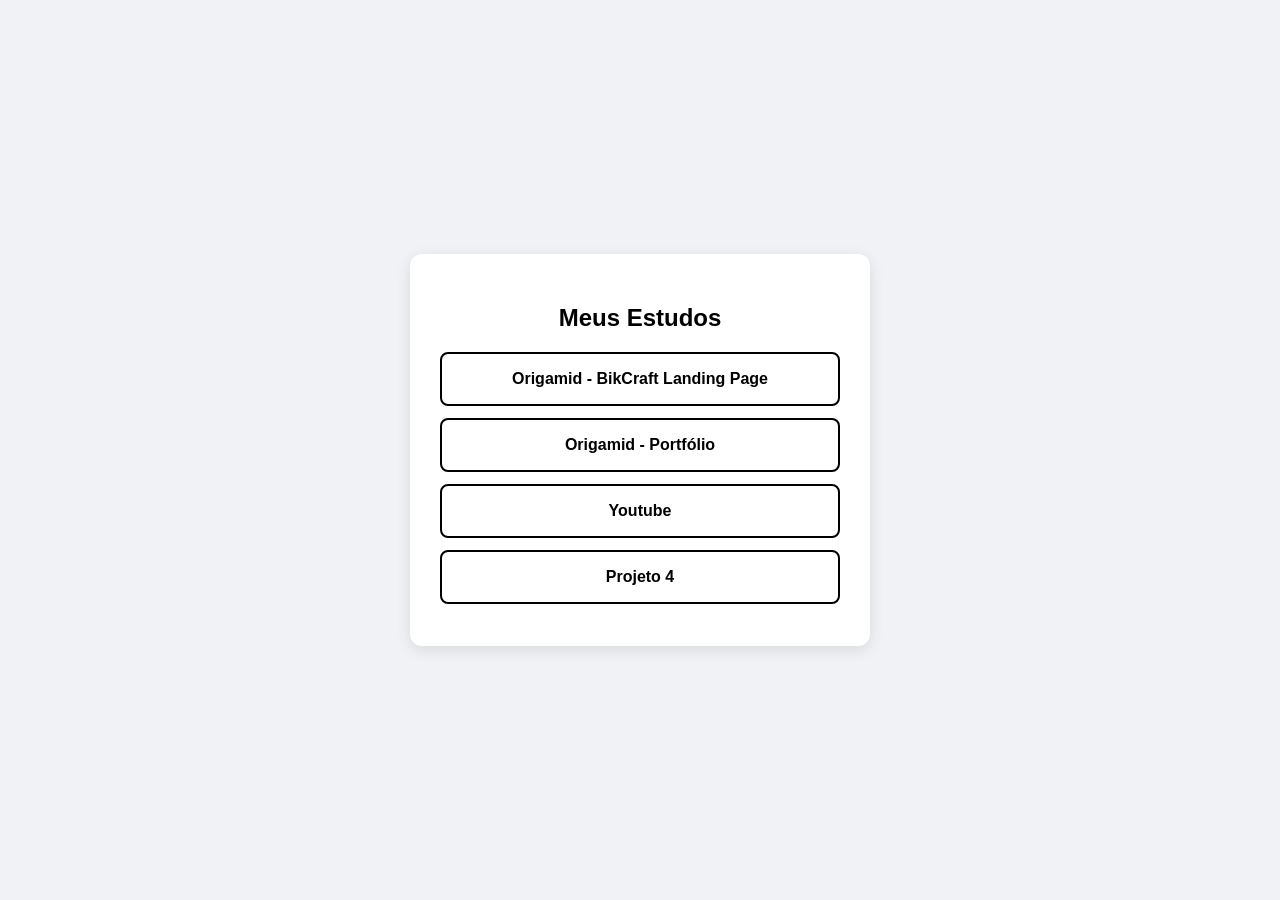
<file: index.html>
<!doctype html>
<html lang="pt-br">
  <head>
    <meta charset="UTF-8" />
    <meta name="viewport" content="width=device-width, initial-scale=1.0" />
    <title>Estudos Web Links</title>
    <style>
      body {
        display: flex;
        justify-content: center;
        align-items: center;
        min-height: 100vh;
        font-family: sans-serif;
        background-color: #f0f2f5;
        margin: 0;
      }

      .card {
        background-color: white;
        padding: 30px;
        width: 100%;
        max-width: 400px;
        border-radius: 12px;
        box-shadow: 0 4px 15px rgba(0, 0, 0, 0.1);
        text-align: center;
      }

      h2 {
        color: #000;
        margin-bottom: 20px;
      }

      a {
        display: block;
        text-decoration: none;
        padding: 1rem 2rem;
        margin-bottom: 12px;
        background-color: #ffffff;
        color: #000;
        border: 2px solid #000;
        border-radius: 8px;
        font-weight: bold;
        transition: 0.3s;
      }

      a:hover {
        background-color: #000;
        color: white;
      }
    </style>
  </head>
  <body>
    <main class="card">
      <h2>Meus Estudos</h2>

      <a href="./origamid/bikcarft-landing-page/index.html" target="_blank">Origamid - BikCraft Landing Page</a>
      <a href="./origamid/portifolio/index.html" target="_blank">Origamid - Portfólio</a>
      <a href="./youtube-clone/index.html" target="_blank">Youtube</a>
      <a href="#" target="_blank">Projeto 4</a>
    </main>
  </body>
</html>
</file>
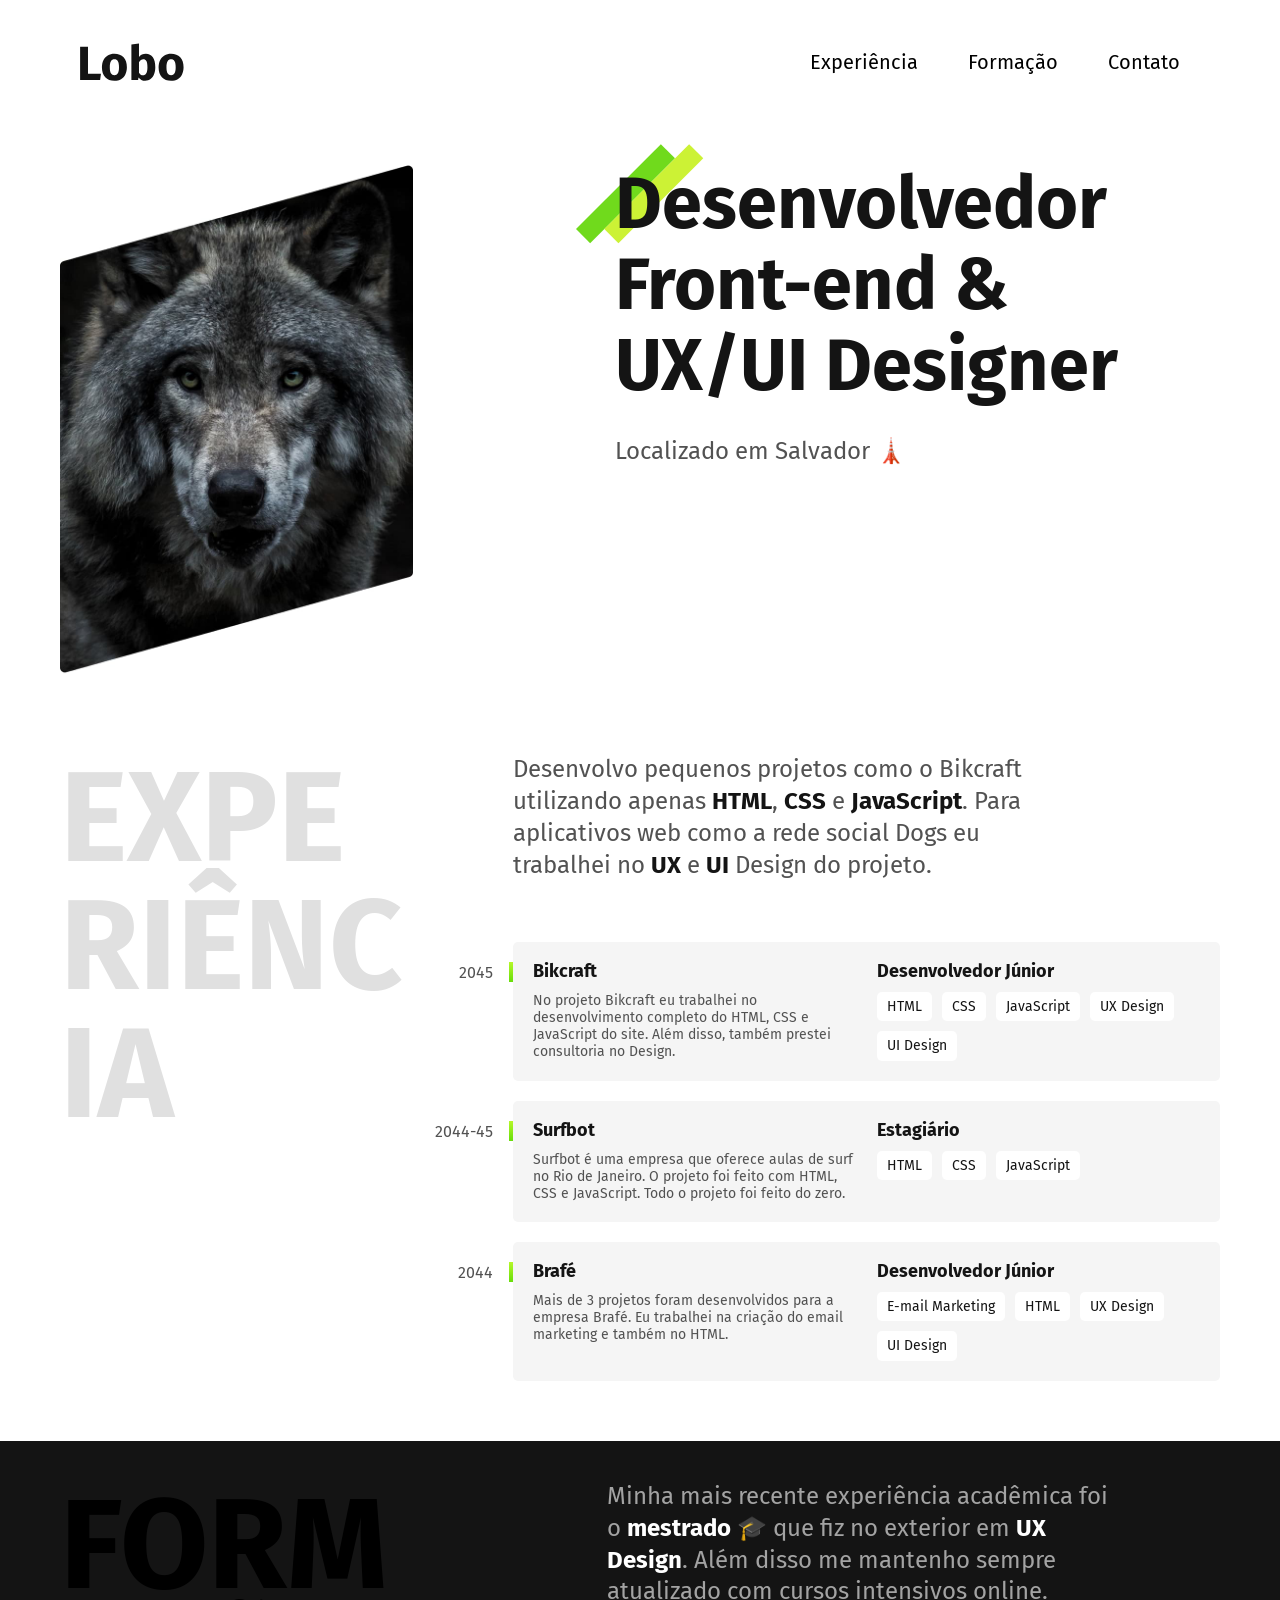
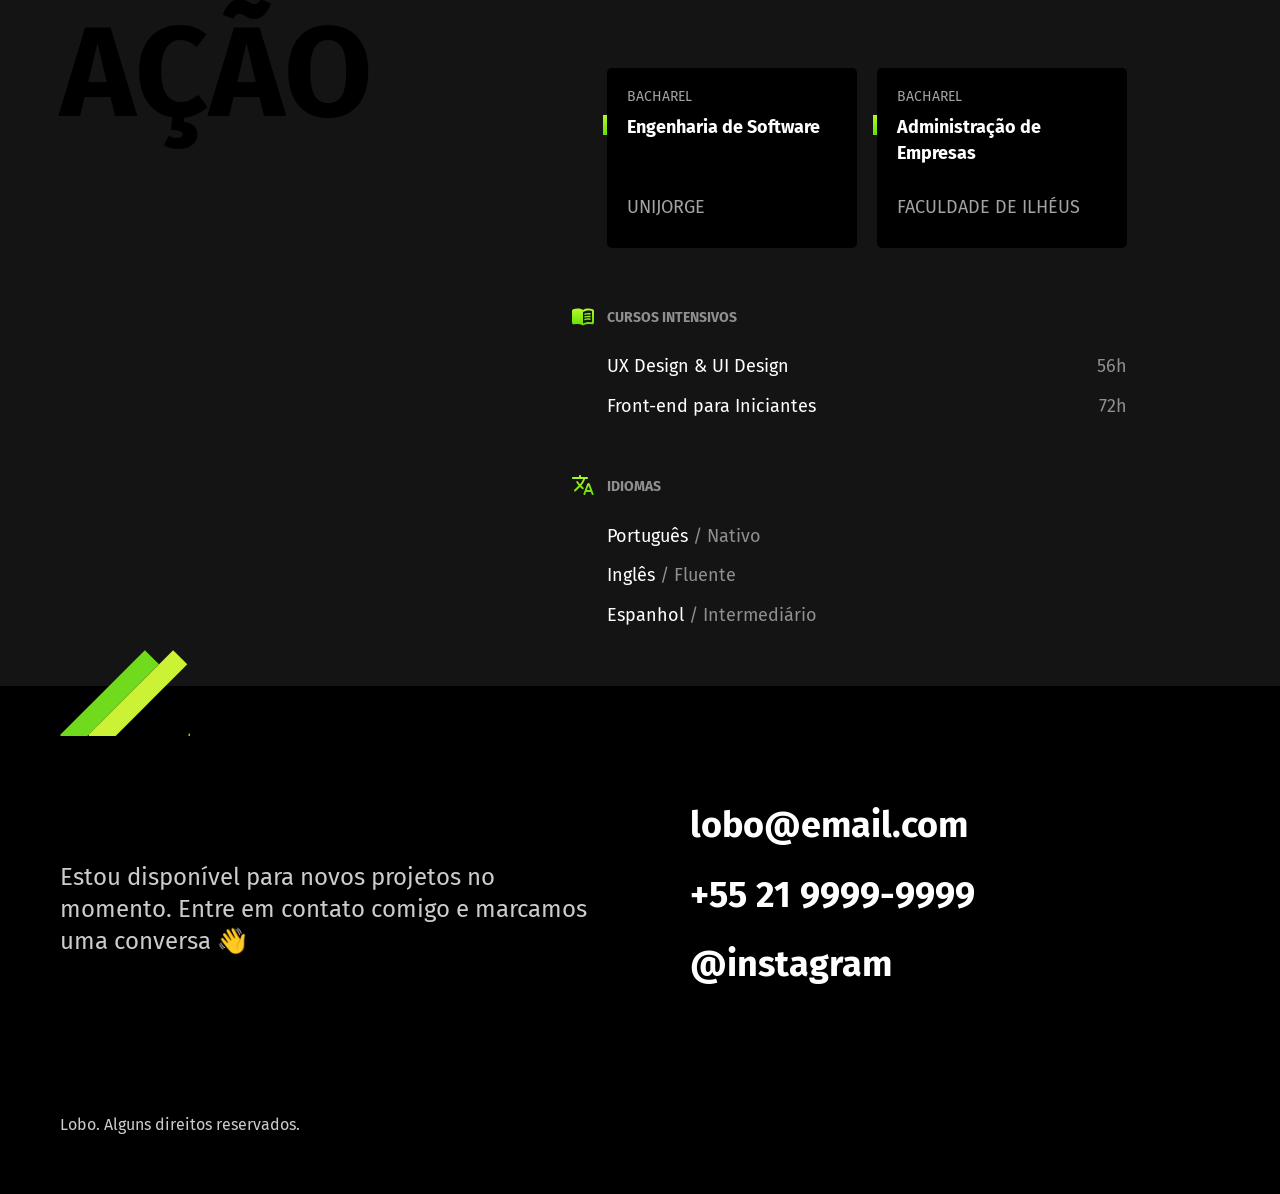
<file: origamid-portifolio/index.html>
<!doctype html>
<html lang="pt-br">
  <head>
    <meta charset="UTF-8" />
    <meta name="viewport" content="width=device-width, initial-scale=1.0" />
    <link rel="preconnect" href="https://fonts.googleapis.com" />
    <link rel="preconnect" href="https://fonts.gstatic.com" crossorigin />
    <link
      href="https://fonts.googleapis.com/css2?family=Fira+Sans:ital,wght@0,100;0,200;0,300;0,400;0,500;0,600;0,700;0,800;0,900;1,100;1,200;1,300;1,400;1,500;1,600;1,700;1,800;1,900&display=swap"
      rel="stylesheet"
    />
    <link rel="stylesheet" href="./css/style.css" />
    <title>Lobo Desenvolvedor e Desig</title>
  </head>
  <body>
    <header class="header">
      <img src="./img/marca.svg" alt="logomarca lobo" class="logo" />
      <nav>
        <ul class="header-menu">
          <li><a href="#experiencia">Experiência</a></li>
          <li><a href="#formacao">Formação</a></li>
          <li><a href="#contato">Contato</a></li>
        </ul>
      </nav>
    </header>

    <main class="introducao">
      <img src="./img/perfil.jpg" alt="Foto de Lobo cinza" class="foto-perfil" />
      <div>
        <h1>
          Desenvolvedor <br />
          Front-end & <br />UX/UI Designer
        </h1>
        <p>Localizado em Salvador 🗼</p>
      </div>
    </main>

    <section id="experiencia" aria-label="experiências" class="experiencia">
      <h2 class="subtitulo">Experiência</h2>
      <div>
        <p class="experiencia-texto">
          Desenvolvo pequenos projetos como o Bikcraft utilizando apenas <strong>HTML</strong>, <strong>CSS</strong> e <strong>JavaScript</strong>. Para aplicativos web como a rede social Dogs eu
          trabalhei no <strong>UX</strong> e <strong>UI</strong> Design do projeto.
        </p>

        <div class="empresa">
          <span class="empresa-ano">2045</span>
          <h3 class="empresa-titulo">Bikcraft</h3>
          <span class="empresa-titulo">Desenvolvedor Júnior</span>
          <p class="empresa-texto">No projeto Bikcraft eu trabalhei no desenvolvimento completo do HTML, CSS e JavaScript do site. Além disso, também prestei consultoria no Design.</p>
          <ul class="empresa-habilidades">
            <li>HTML</li>
            <li>CSS</li>
            <li>JavaScript</li>
            <li>UX Design</li>
            <li>UI Design</li>
          </ul>
        </div>

        <div class="empresa">
          <span class="empresa-ano">2044-45</span>
          <h3 class="empresa-titulo">Surfbot</h3>
          <span class="empresa-titulo">Estagiário</span>
          <p class="empresa-texto">Surfbot é uma empresa que oferece aulas de surf no Rio de Janeiro. O projeto foi feito com HTML, CSS e JavaScript. Todo o projeto foi feito do zero.</p>
          <ul class="empresa-habilidades">
            <li>HTML</li>
            <li>CSS</li>
            <li>JavaScript</li>
          </ul>
        </div>

        <div class="empresa">
          <span class="empresa-ano">2044</span>
          <h3 class="empresa-titulo">Brafé</h3>
          <span class="empresa-titulo">Desenvolvedor Júnior</span>
          <p class="empresa-texto">Mais de 3 projetos foram desenvolvidos para a empresa Brafé. Eu trabalhei na criação do email marketing e também no HTML.</p>
          <ul class="empresa-habilidades">
            <li>E-mail Marketing</li>
            <li>HTML</li>
            <li>UX Design</li>
            <li>UI Design</li>
          </ul>
        </div>
      </div>
    </section>

    <section id="formacao" aria-label="formação" class="formacao">
      <div class="formacao-container">
        <h2 class="subtitulo">Formação</h2>
        <div>
          <p class="formacao-texto">
            Minha mais recente experiência acadêmica foi o <strong>mestrado</strong> 🎓 que fiz no exterior em <strong>UX Design</strong>. Além disso me mantenho sempre atualizado com cursos
            intensivos online.
          </p>

          <ul class="faculdade-lista">
            <li class="faculdade-item">
              <span class="faculdade-tipo">Bacharel</span>
              <h3 class="faculdade-curso">Engenharia de Software</h3>
              <span class="faculdade-instituicao">Unijorge</span>
            </li>

            <li class="faculdade-item">
              <span class="faculdade-tipo">Bacharel</span>
              <h3 class="faculdade-curso">Administração de Empresas</h3>
              <span class="faculdade-instituicao">Faculdade de Ilhéus</span>
            </li>
          </ul>

          <div class="formacao-extra">
            <div class="cursos">
              <h3>Cursos Intensivos</h3>
              <ul>
                <li>UX Design & UI Design <span>56h</span></li>
                <li>Front-end para Iniciantes <span>72h</span></li>
              </ul>
            </div>

            <div class="idiomas">
              <h3>Idiomas</h3>
              <ul>
                <li>Português <span>/ Nativo</span></li>
                <li>Inglês <span>/ Fluente</span></li>
                <li>Espanhol <span>/ Intermediário</span></li>
              </ul>
            </div>
          </div>
        </div>
      </div>
    </section>

    <footer class="footer" id="footer">
      <div class="footer-container">
        <p class="footer-texto">Estou disponível para novos projetos no momento. Entre em contato comigo e marcamos uma conversa 👋</p>

        <ul class="footer-contato">
          <li>lobo@email.com</li>
          <li>+55 21 9999-9999</li>
          <li>@instagram</li>
        </ul>
        <p class="footer-copyright">Lobo. Alguns direitos reservados.</p>
      </div>
    </footer>
  </body>
</html>
</file>
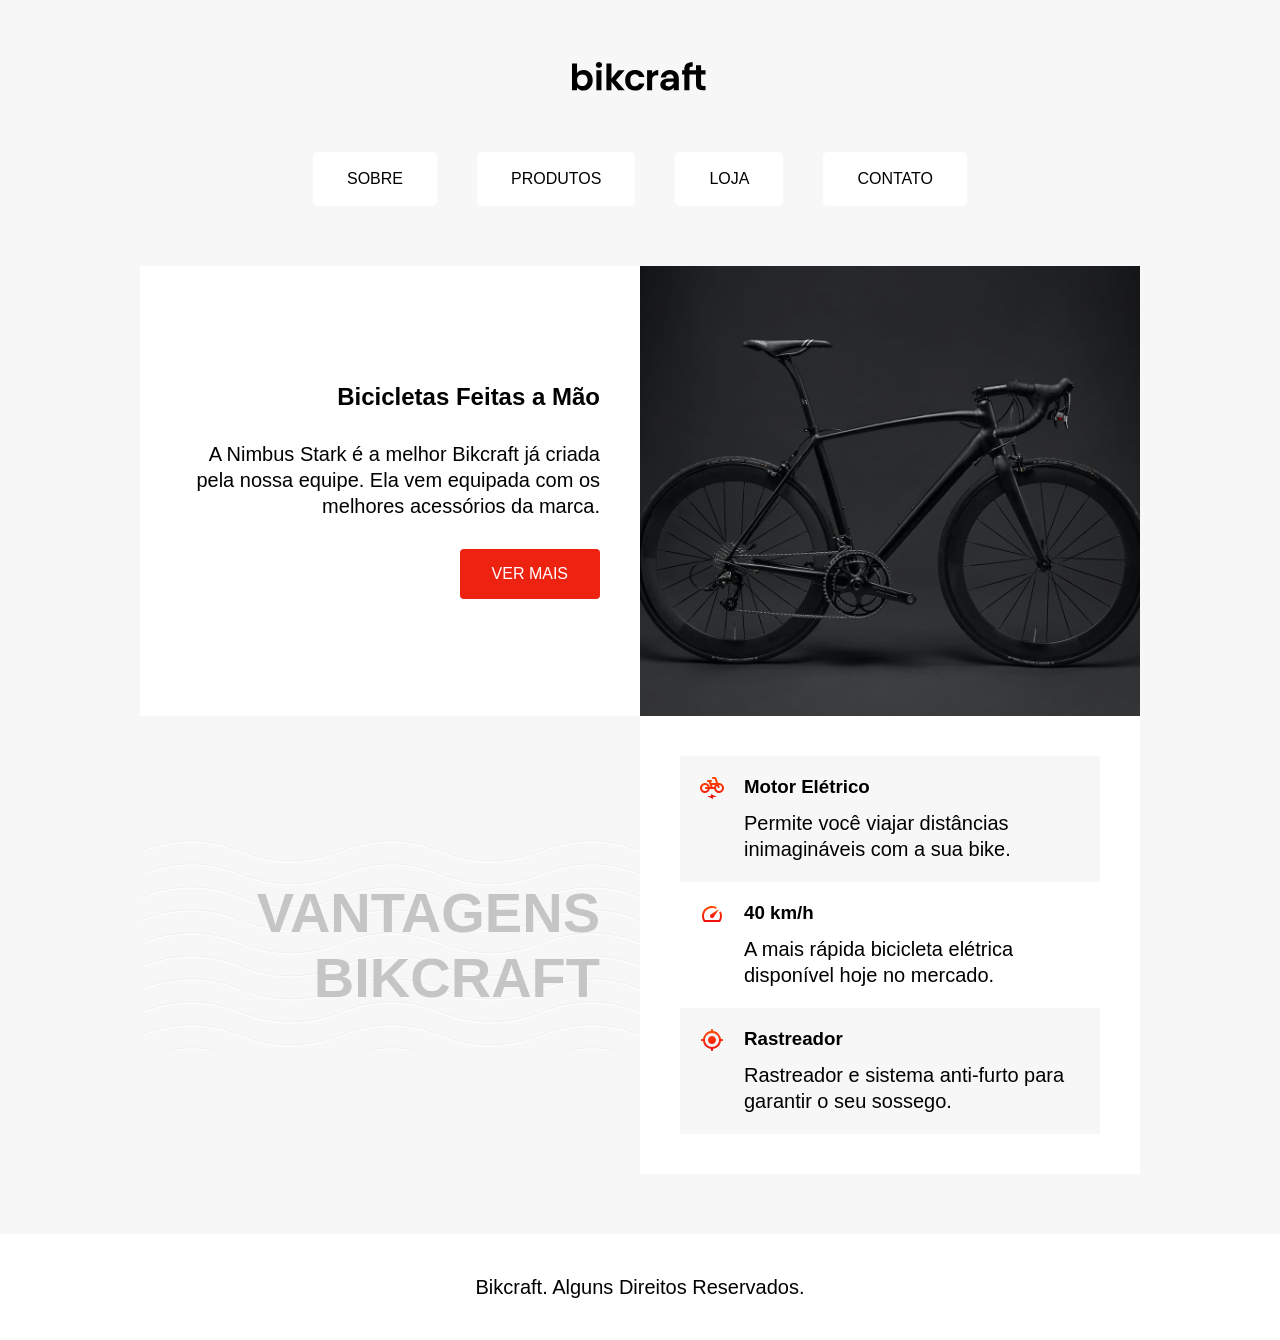
<file: origamid/bikcarft-landing-page/index.html>
<!doctype html>
<html lang="pt-br">
  <head>
    <meta charset="UTF-8" />
    <meta name="viewport" content="width=device-width, initial-scale=1.0" />
    <meta name="description" content="Bicicletas elétricas artesanais com rastreador, motor elétrico e até 40 km/h. Conheça a Bikcraft." />
    <link rel="stylesheet" href="./style.css">
    <title>Bikcraft — Bicicletas Elétricas</title>
  </head>
  <body>
    <header class="header container">
      <img src="./img/bikcraft.svg" alt="Logomarca Bikcraft" />
      <nav aria-label="Menu principal">
        <ul class="menu">
          <li><a href="#">Sobre</a></li>
          <li><a href="#">Produtos</a></li>
          <li><a href="#">Loja</a></li>
          <li><a href="#">Contato</a></li>
        </ul>
      </nav>
    </header>

    <main>
      <section class="conteudo container">
        <div class="introducao-conteudo">
          <h1>Bicicletas Feitas a Mão</h1>
          <p class="paragrafo">A Nimbus Stark é a melhor Bikcraft já criada pela nossa equipe. Ela vem equipada com os melhores acessórios da marca.</p>
          <a href="#" aria-label="Ver mais sobre a Nimbus Stark">Ver mais</a>
        </div>

        <div class="introducao-imagem">
          <img src="./img/bicicleta.jpg" alt="Bicicleta Bikcraft preta" />
        </div>
      </section>

      <section class="conteudo container">
        <div class="vantagens-titulo">
          <h2>Vantagens Bikcraft</h2>
        </div>
        <ul class="vantagens-conteudo">
          <li>
            <img src="./img/eletrica.svg" alt="" />
            <h3>Motor Elétrico</h3>
            <p class="paragrafo">Permite você viajar distâncias inimagináveis com a sua bike.</p>
          </li>
          <li>
            <img src="./img/velocidade.svg" alt="" />
            <h3>40 km/h</h3>
            <p class="paragrafo">A mais rápida bicicleta elétrica disponível hoje no mercado.</p>
          </li>
          <li>
            <img src="./img/rastreador.svg" alt="" />
            <h3>Rastreador</h3>
            <p class="paragrafo">Rastreador e sistema anti-furto para garantir o seu sossego.</p>
          </li>
        </ul>
      </section>
    </main>

    <footer class="footer">
      <p class="paragrafo">Bikcraft. Alguns Direitos Reservados.</p>
    </footer>
  </body>
</html>
</file>
<file: origamid-portifolio/css/style.css>
@import './header.css';
@import './global.css';
@import './introducao.css';
@import './experiencias.css';
@import './formacao.css';
@import './footer.css';
</file>
<file: origamid/bikcarft-landing-page/style.css>
/* VARIAVEIS */
:root {
  --cor-p1: #ee2211;
  --cor-p2: #990000;
  --cor-0: #ffffff;
  --cor-1: #f7f7f7;
  --cor-2: #000000;
}

/* RESET GLOBAIS */
* {
  padding: 0;
  margin: 0;
  box-sizing: border-box;
}

body {
  background-color: var(--cor-1);
  display: grid;
  gap: 60px;
  padding-top: 60px;
  font-family: Arial, Helvetica, sans-serif;
}

img {
  max-width: 100%;
  display: block;
  object-fit: cover;
}

ul {
  list-style: none;
}

a {
  text-decoration: none;
  text-transform: uppercase;
}

/* UTILITARIAS */
.paragrafo {
  font:
    500 1.25rem/1.3 Arial,
    Helvetica,
    sans-serif;
}

.container {
  max-width: 1000px;
  margin: 0 auto;
}

.conteudo {
  display: grid;
  grid-template-columns: 1fr 1fr;
}

/* HEADER */
.header {
  display: grid;
  gap: 60px;
  justify-items: center;
}

.menu {
  display: flex;
  gap: 40px;
  flex-wrap: wrap;
  list-style: none;
  padding-left: 20px;
  padding-right: 20px;
}

.menu a {
  color: var(--cor-2);
  display: block;
  padding: 1rem 2rem;
  background-color: var(--cor-0);
  border-radius: 5px;
  border: 2px solid transparent;
  transition: 0.3s ease;
}

.menu a:hover {
  border: 2px solid var(--cor-p1);
}

/* INTRODUCAO */
.introducao-conteudo {
  background-color: var(--cor-0);
  padding: 40px;
  display: flex;
  flex-direction: column;
  align-items: end;
  justify-content: center;
  text-align: right;
  gap: 30px;
}

.introducao-conteudo a {
  background-color: var(--cor-p1);
  padding: 1rem 2rem;
  border-radius: 4px;
  color: var(--cor-0);
}

.introducao-conteudo a:hover {
  background-color: var(--cor-p2);
  transition: 0.3s ease;
}

.introducao-imagem {
  height: 450px;
}

.introducao-imagem img {
  width: 100%;
  height: 100%;
  object-fit: cover;
  object-position: center top;
}

/* VANTAGENS */
.vantagens-titulo {
  align-self: center;
}

.vantagens-titulo h2 {
  color: #c5c5c5;
  text-transform: uppercase;
  font-size: 3.5rem;
  text-align: right;
  padding: 40px;
  background-image: url(./img/onda.svg);
}

.vantagens-conteudo {
  background-color: var(--cor-0);
  padding: 40px;
}

.vantagens-conteudo li {
  display: grid;
  grid-template-columns: auto 1fr;
  gap: 10px 20px;
  padding: 20px;
  transition: 0.1s ease;
}

.vantagens-conteudo li:nth-child(odd) {
  background-color: var(--cor-1);
}

.vantagens-conteudo li:hover {
  border-left: 4px solid var(--cor-p1);
}

.vantagens-conteudo p {
  grid-column: 2;
}

/* FOOTER */
.footer {
  background-color: var(--cor-0);
  padding: 40px;
  text-align: center;
}

/* RESPONSIVIDADE */

@media (max-width: 850px) {
  body {
    gap: 30px;
  }

  .header {
    gap: 30px;
  }

  .menu {
    gap: 20px;
    justify-content: center;
    align-items: flex-start;
  }

  .conteudo {
    grid-template-columns: 1fr;
  }

  .introducao-conteudo {
    align-items: flex-start;
    justify-content: flex-start;
    text-align: left;
  }

  .introducao-conteudo p {
    max-width: 51ch;
    line-height: 1.5;
  }

  .introducao-imagem {
    height: 300px;
  }

  .vantagens-titulo {
    background-color: var(--cor-0);
  }

  .vantagens-titulo h2 {
    font-size: 2rem;
    text-align: left;
    padding: 40px;
    background-image: none;
    color: var(--cor-2);
    text-transform: capitalize;
  }

  .vantagens-conteudo {
    padding-top: 0;
  }
}
</file>
